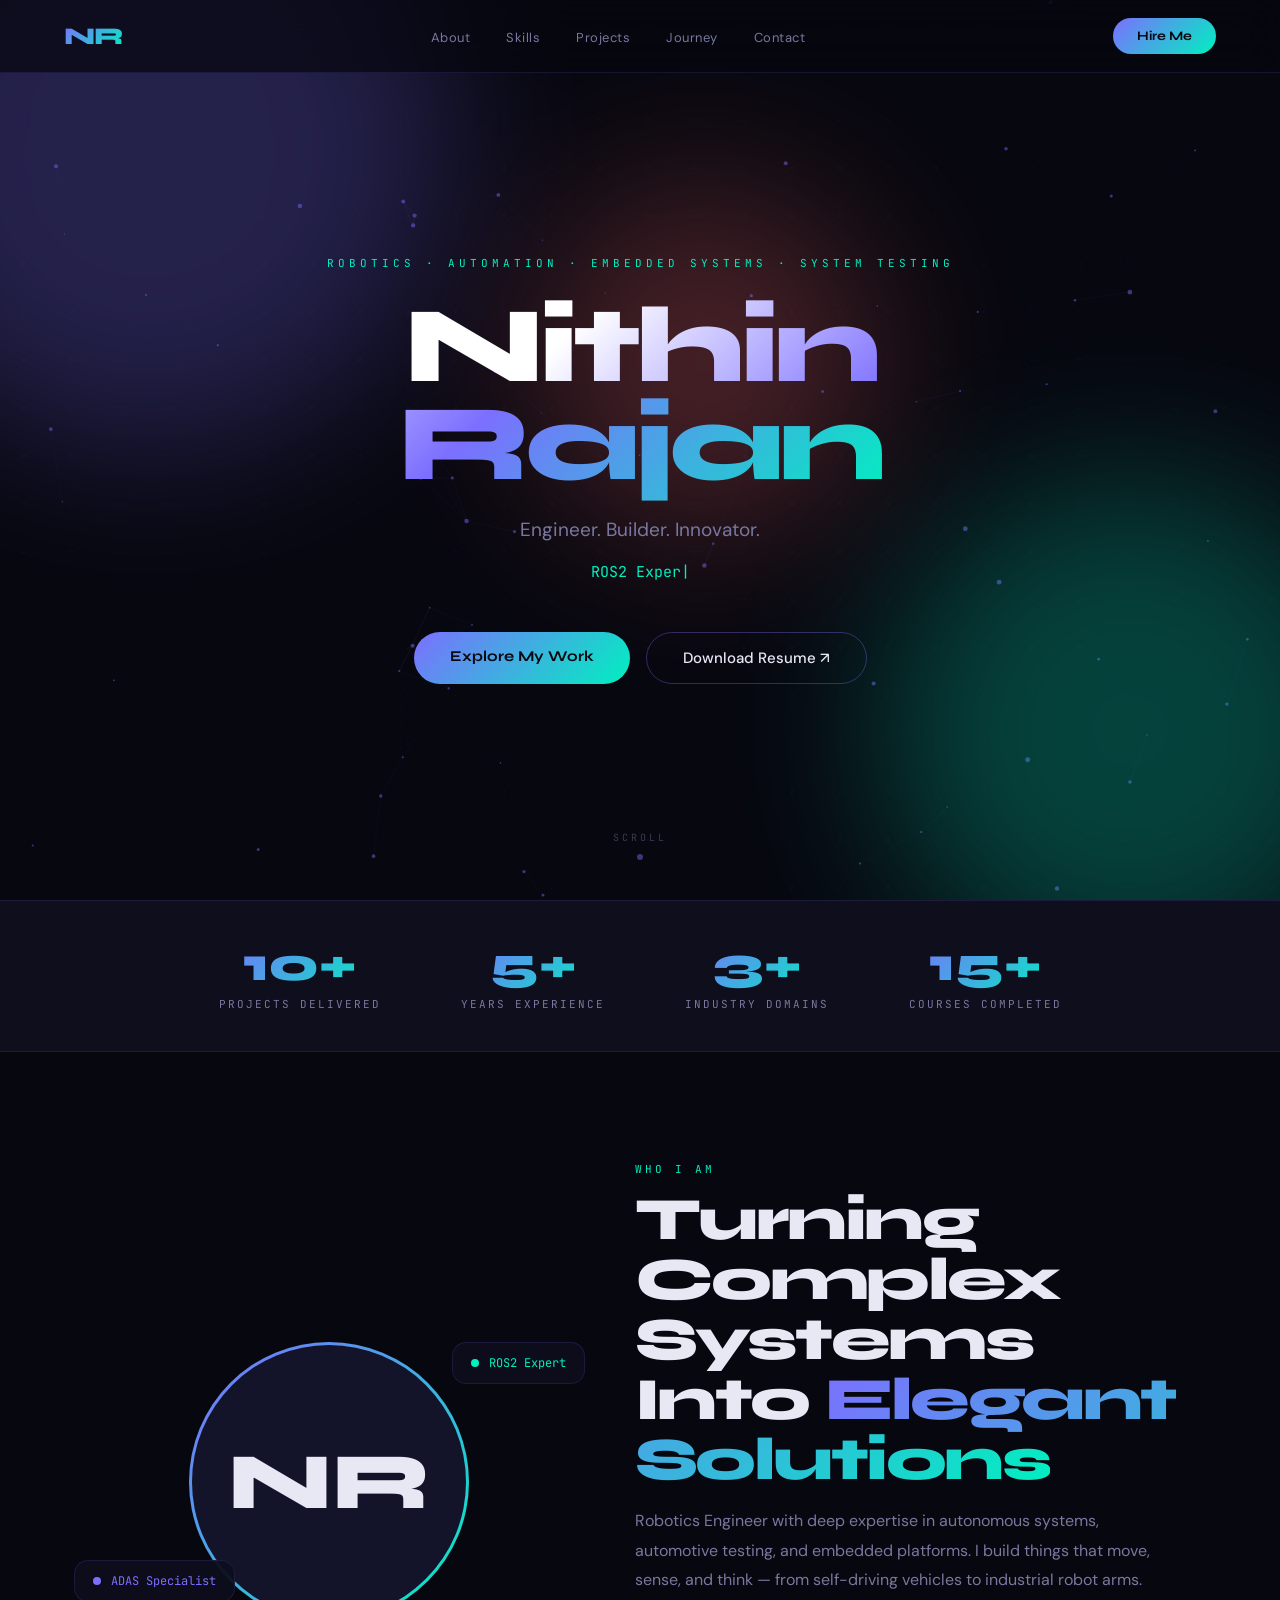
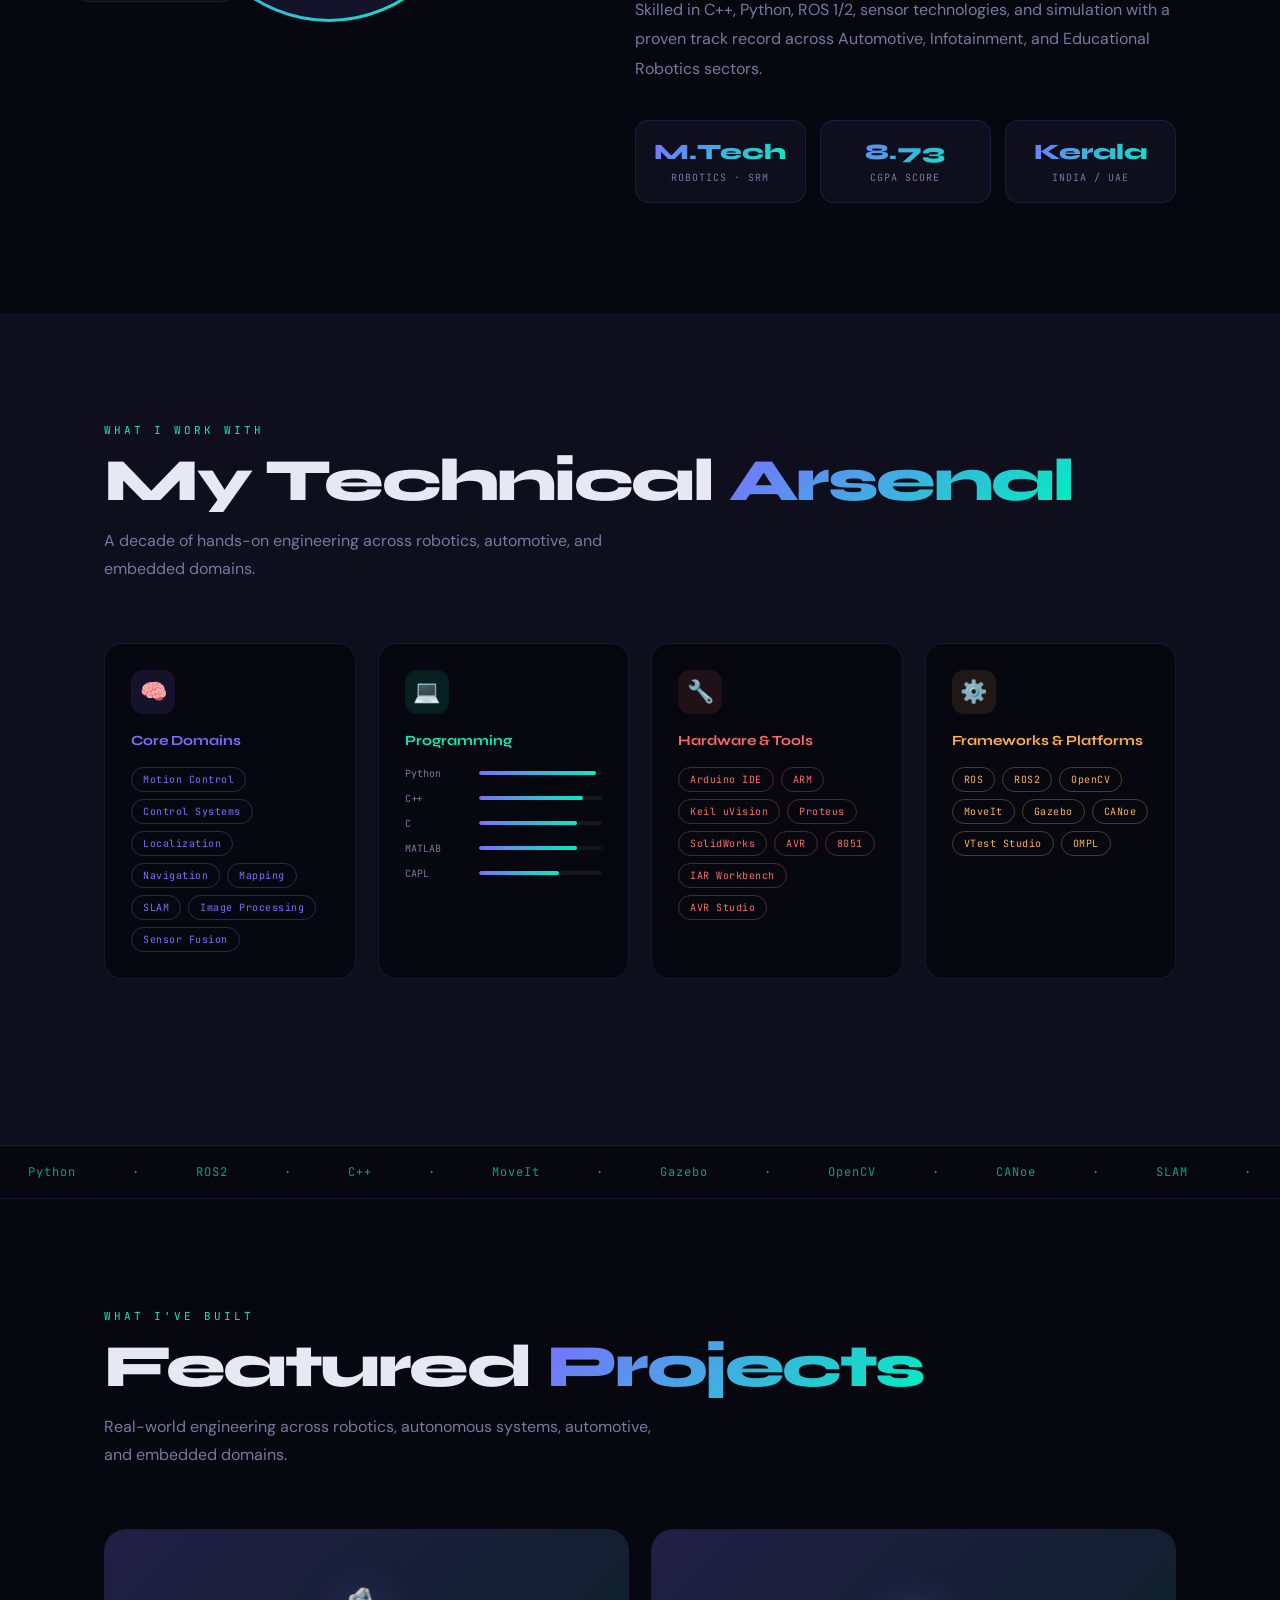
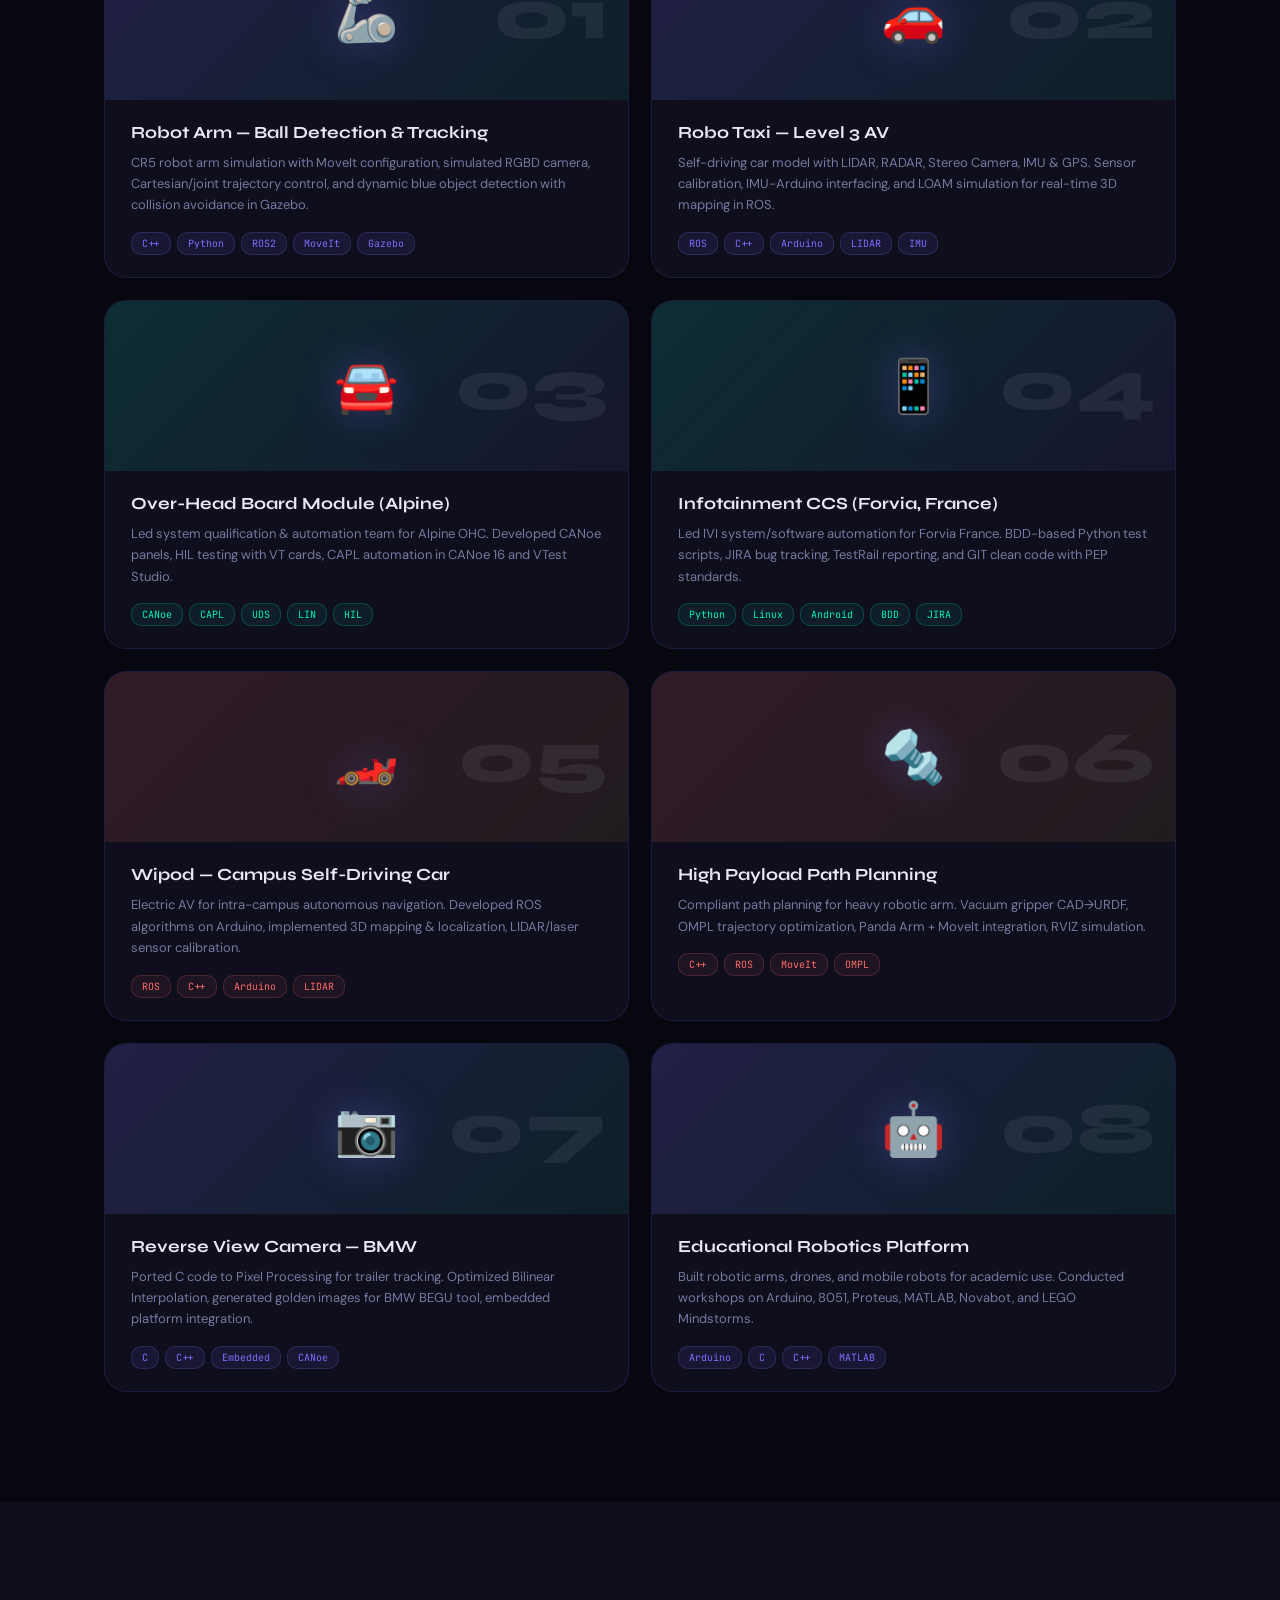
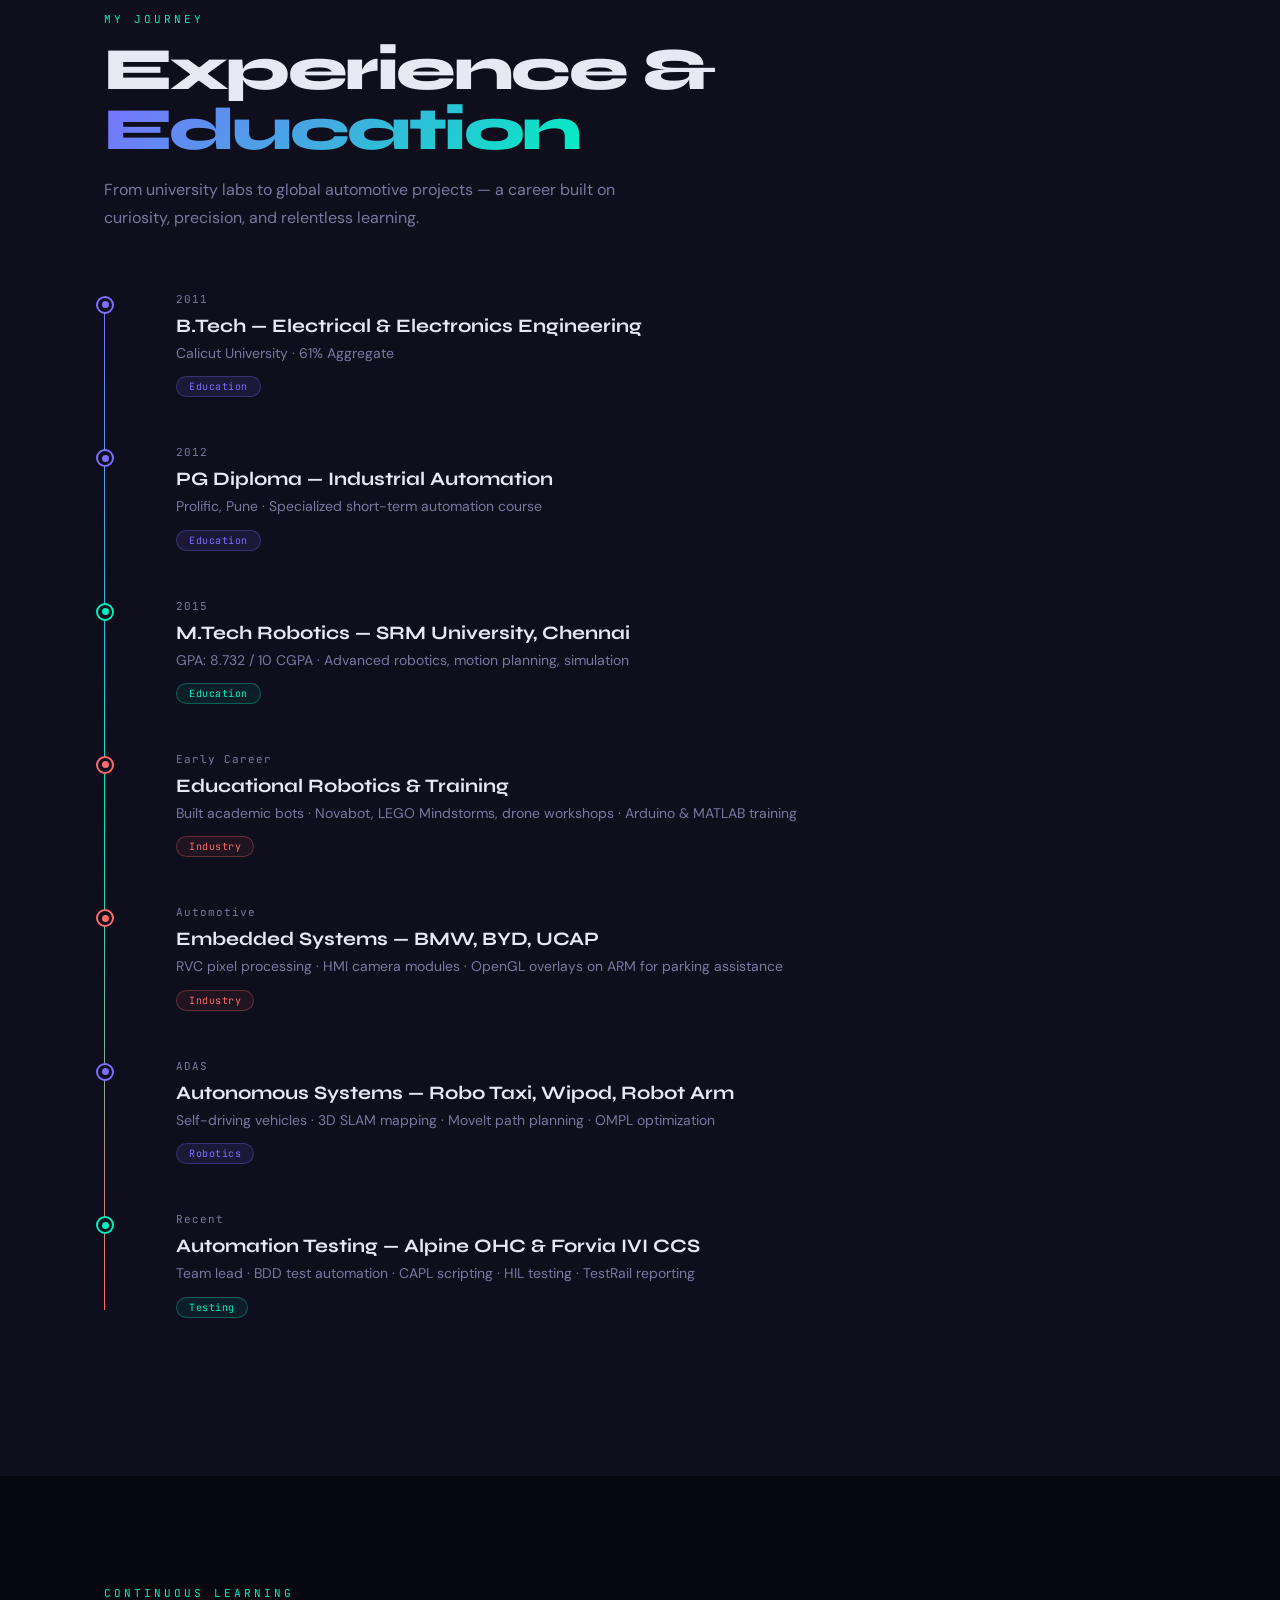
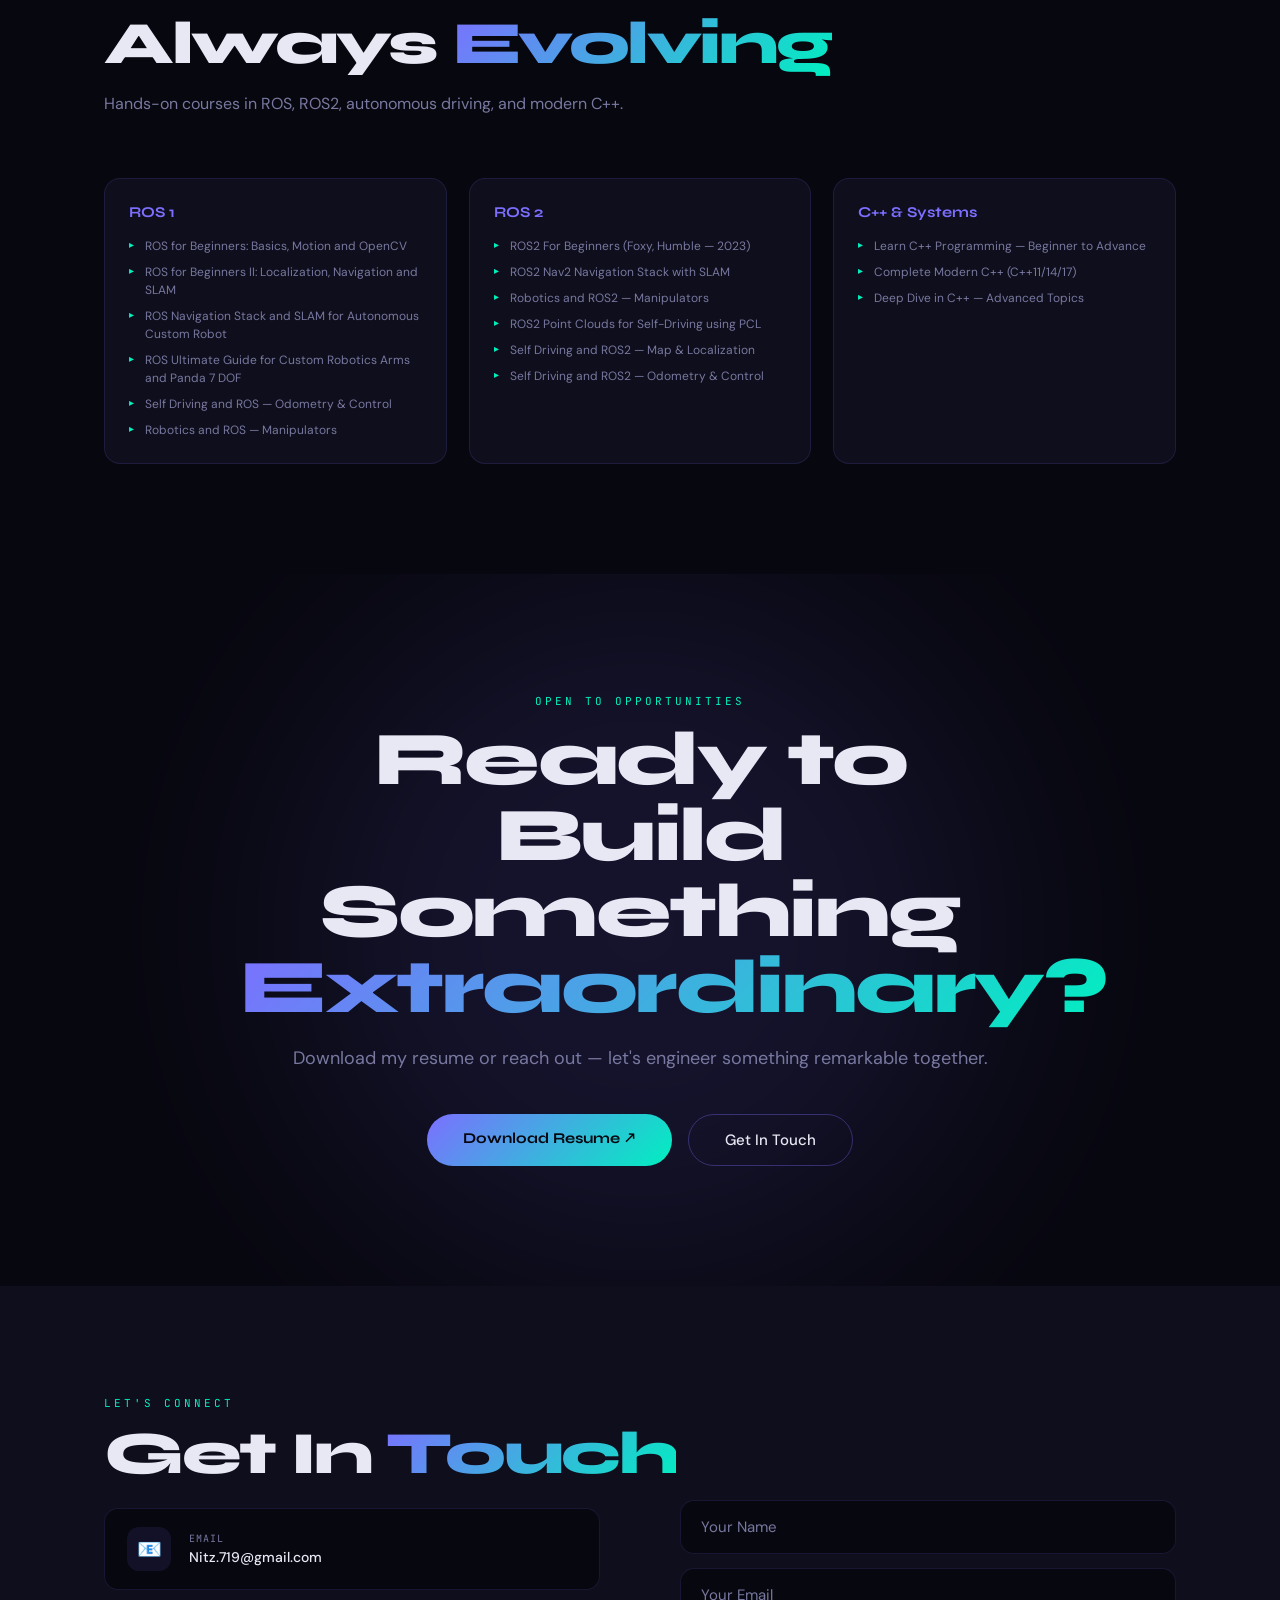
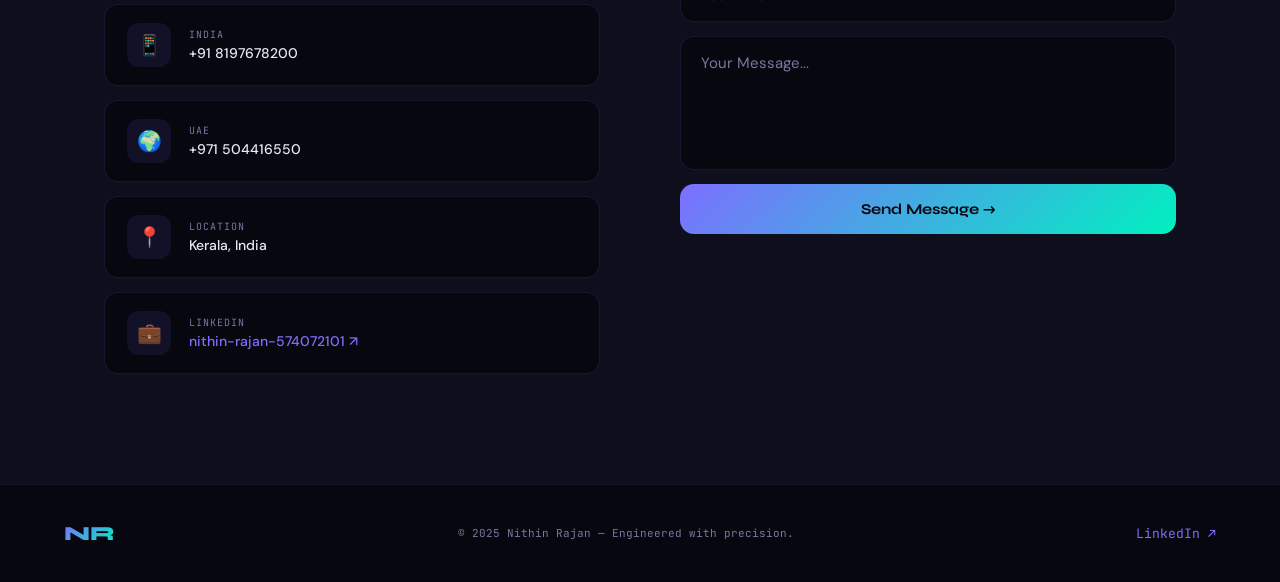
<file: nithin_rajan_portfolio.html>
<!DOCTYPE html>
<html lang="en">
<head>
<meta charset="UTF-8">
<meta name="viewport" content="width=device-width, initial-scale=1.0">
<title>Nithin Rajan | Robotics & Automation Engineer</title>
<link href="https://fonts.googleapis.com/css2?family=Syne:wght@400;700;800&family=DM+Sans:wght@300;400;500&family=JetBrains+Mono:wght@400;500&display=swap" rel="stylesheet">
<style>
*{margin:0;padding:0;box-sizing:border-box}
:root{
  --bg:#07070F;
  --bg2:#0E0E1C;
  --bg3:#13132A;
  --violet:#7C6FFF;
  --cyan:#00F0C0;
  --coral:#FF6B6B;
  --amber:#FFB347;
  --text:#E8E8F5;
  --muted:#7878A0;
  --border:rgba(124,111,255,0.15);
}
html{scroll-behavior:smooth}
body{background:var(--bg);color:var(--text);font-family:'DM Sans',sans-serif;overflow-x:hidden}

/* SCROLLBAR */
::-webkit-scrollbar{width:6px}
::-webkit-scrollbar-track{background:var(--bg)}
::-webkit-scrollbar-thumb{background:var(--violet);border-radius:3px}

/* NAV */
nav{position:fixed;top:0;left:0;right:0;z-index:100;padding:18px 64px;display:flex;justify-content:space-between;align-items:center;backdrop-filter:blur(20px);background:rgba(7,7,15,0.7);border-bottom:1px solid var(--border);transition:padding 0.3s}
.nav-logo{font-family:'Syne',sans-serif;font-weight:800;font-size:24px;background:linear-gradient(135deg,var(--violet),var(--cyan));-webkit-background-clip:text;-webkit-text-fill-color:transparent;letter-spacing:-1px;text-decoration:none}
.nav-links{display:flex;gap:36px;list-style:none}
.nav-links a{color:var(--muted);text-decoration:none;font-size:13px;letter-spacing:0.5px;transition:color 0.2s;position:relative}
.nav-links a::after{content:'';position:absolute;bottom:-4px;left:0;right:0;height:1px;background:var(--cyan);transform:scaleX(0);transition:transform 0.3s}
.nav-links a:hover{color:var(--cyan)}
.nav-links a:hover::after{transform:scaleX(1)}
.nav-cta{background:linear-gradient(135deg,var(--violet),var(--cyan));color:#07070F;padding:10px 24px;border-radius:20px;text-decoration:none;font-size:13px;font-weight:700;font-family:'Syne',sans-serif;transition:opacity 0.2s,transform 0.2s}
.nav-cta:hover{opacity:0.85;transform:translateY(-1px)}
.hamburger{display:none;flex-direction:column;gap:5px;cursor:pointer;background:none;border:none;padding:4px}
.hamburger span{display:block;width:24px;height:2px;background:var(--text);border-radius:2px;transition:all 0.3s}

/* HERO */
#hero{min-height:100vh;display:flex;align-items:center;justify-content:center;position:relative;overflow:hidden;text-align:center;padding:120px 24px 80px}
.aurora{position:absolute;inset:0;pointer-events:none}
.orb{position:absolute;border-radius:50%;filter:blur(80px);opacity:0.25;animation:float 8s ease-in-out infinite}
.orb1{width:600px;height:600px;background:var(--violet);top:-150px;left:-150px;animation-delay:0s}
.orb2{width:500px;height:500px;background:var(--cyan);bottom:-80px;right:-100px;animation-delay:-3s}
.orb3{width:350px;height:350px;background:var(--coral);top:40%;left:55%;transform:translate(-50%,-50%);animation-delay:-5s}
@keyframes float{0%,100%{transform:translate(0,0) scale(1)}50%{transform:translate(30px,-30px) scale(1.06)}}
#particle-canvas{position:absolute;inset:0;pointer-events:none}
.grid-overlay{position:absolute;inset:0;background-image:radial-gradient(rgba(124,111,255,0.07) 1px,transparent 1px);background-size:48px 48px;pointer-events:none}
.hero-label{font-family:'JetBrains Mono',monospace;font-size:11px;letter-spacing:4px;color:var(--cyan);margin-bottom:28px;opacity:0;animation:fadeUp 0.8s 0.3s forwards}
.hero-name{font-family:'Syne',sans-serif;font-size:clamp(56px,10vw,108px);font-weight:800;line-height:0.9;letter-spacing:-5px;margin-bottom:24px;opacity:0;animation:fadeUp 0.8s 0.5s forwards}
.hero-name span{background:linear-gradient(135deg,#fff 20%,var(--violet) 55%,var(--cyan));-webkit-background-clip:text;-webkit-text-fill-color:transparent}
.hero-sub{font-size:19px;color:var(--muted);margin-bottom:20px;opacity:0;animation:fadeUp 0.8s 0.7s forwards}
.typewriter{font-family:'JetBrains Mono',monospace;font-size:15px;color:var(--cyan);margin-bottom:44px;min-height:26px;opacity:0;animation:fadeUp 0.8s 0.9s forwards}
.typewriter::after{content:'|';animation:blink 0.8s step-end infinite}
@keyframes blink{0%,100%{opacity:1}50%{opacity:0}}
.hero-btns{display:flex;gap:16px;justify-content:center;flex-wrap:wrap;opacity:0;animation:fadeUp 0.8s 1.1s forwards}
.btn-primary{background:linear-gradient(135deg,var(--violet),var(--cyan));color:#07070F;padding:15px 36px;border-radius:32px;text-decoration:none;font-weight:700;font-family:'Syne',sans-serif;font-size:15px;transition:transform 0.2s,box-shadow 0.2s;display:inline-block}
.btn-primary:hover{transform:translateY(-3px);box-shadow:0 0 40px rgba(124,111,255,0.45)}
.btn-secondary{border:1px solid rgba(124,111,255,0.35);color:var(--text);padding:15px 36px;border-radius:32px;text-decoration:none;font-weight:500;font-size:15px;backdrop-filter:blur(10px);transition:border-color 0.2s,color 0.2s,box-shadow 0.2s;display:inline-block}
.btn-secondary:hover{border-color:var(--cyan);color:var(--cyan);box-shadow:0 0 20px rgba(0,240,192,0.1)}
.scroll-hint{position:absolute;bottom:40px;left:50%;transform:translateX(-50%);display:flex;flex-direction:column;align-items:center;gap:10px;opacity:0.45}
.scroll-hint span{font-size:10px;letter-spacing:3px;color:var(--muted);font-family:'JetBrains Mono',monospace}
.scroll-dot{width:6px;height:6px;background:var(--violet);border-radius:50%;animation:bounce 1.6s ease-in-out infinite}
@keyframes bounce{0%,100%{transform:translateY(0)}50%{transform:translateY(10px)}}

/* STATS BAR */
.stats-bar{background:var(--bg2);border-top:1px solid var(--border);border-bottom:1px solid var(--border);padding:40px 64px;display:flex;justify-content:center;gap:80px;flex-wrap:wrap}
.stat{text-align:center}
.stat-num{font-family:'Syne',sans-serif;font-size:48px;font-weight:800;background:linear-gradient(135deg,var(--violet),var(--cyan));-webkit-background-clip:text;-webkit-text-fill-color:transparent;line-height:1}
.stat-label{font-size:11px;color:var(--muted);letter-spacing:2px;margin-top:8px;font-family:'JetBrains Mono',monospace}

/* SECTIONS */
.section-wrap{padding:110px 64px;max-width:1200px;margin:0 auto}
.section-tag{font-family:'JetBrains Mono',monospace;font-size:11px;letter-spacing:3px;color:var(--cyan);margin-bottom:14px;display:block}
.section-title{font-family:'Syne',sans-serif;font-size:clamp(38px,5vw,60px);font-weight:800;line-height:1.0;letter-spacing:-2.5px;margin-bottom:16px}
.section-title em{font-style:normal;background:linear-gradient(135deg,var(--violet),var(--cyan));-webkit-background-clip:text;-webkit-text-fill-color:transparent}
.section-sub{color:var(--muted);font-size:16px;max-width:560px;line-height:1.75;margin-bottom:60px}

/* ABOUT */
.about-wrap{display:grid;grid-template-columns:1fr 1.2fr;gap:80px;align-items:center}
.about-visual{position:relative;display:flex;justify-content:center;align-items:center}
.avatar-ring{width:280px;height:280px;border-radius:50%;background:linear-gradient(135deg,var(--violet),var(--cyan));padding:3px;flex-shrink:0}
.avatar-inner{width:100%;height:100%;border-radius:50%;background:var(--bg3);display:flex;align-items:center;justify-content:center;font-family:'Syne',sans-serif;font-size:80px;font-weight:800;color:var(--text)}
.float-badge{position:absolute;background:rgba(14,14,28,0.9);border:1px solid var(--border);border-radius:14px;padding:12px 18px;font-size:12px;backdrop-filter:blur(20px);display:flex;align-items:center;gap:10px;white-space:nowrap}
.badge-dot{width:8px;height:8px;border-radius:50%;flex-shrink:0}
.fb1{top:0;right:-30px}
.fb2{bottom:20px;left:-30px}
.about-bio{color:var(--muted);line-height:1.85;font-size:16px;margin-bottom:36px}
.stat-mini-grid{display:grid;grid-template-columns:repeat(3,1fr);gap:14px}
.stat-mini{background:var(--bg2);border:1px solid var(--border);border-radius:14px;padding:18px;text-align:center;transition:border-color 0.25s,transform 0.25s}
.stat-mini:hover{border-color:var(--violet);transform:translateY(-3px)}
.stat-mini-num{font-family:'Syne',sans-serif;font-size:22px;font-weight:800;background:linear-gradient(135deg,var(--violet),var(--cyan));-webkit-background-clip:text;-webkit-text-fill-color:transparent}
.stat-mini-label{font-size:10px;color:var(--muted);margin-top:6px;letter-spacing:1px;font-family:'JetBrains Mono',monospace}

/* SKILLS */
.skills-section{background:var(--bg2);padding:110px 0}
.skills-inner{max-width:1200px;margin:0 auto;padding:0 64px}
.skills-grid{display:grid;grid-template-columns:repeat(4,1fr);gap:22px;margin-bottom:56px}
.skill-card{background:var(--bg);border:1px solid var(--border);border-radius:18px;padding:26px;transition:border-color 0.3s,transform 0.3s}
.skill-card:hover{transform:translateY(-5px)}
.skill-card.sv:hover{border-color:var(--violet)}
.skill-card.sc:hover{border-color:var(--cyan)}
.skill-card.sr:hover{border-color:var(--coral)}
.skill-card.sa:hover{border-color:var(--amber)}
.skill-icon{width:44px;height:44px;border-radius:12px;display:flex;align-items:center;justify-content:center;margin-bottom:18px;font-size:22px}
.si-v{background:rgba(124,111,255,0.12);color:var(--violet)}
.si-c{background:rgba(0,240,192,0.1);color:var(--cyan)}
.si-r{background:rgba(255,107,107,0.1);color:var(--coral)}
.si-a{background:rgba(255,179,71,0.1);color:var(--amber)}
.skill-cat{font-family:'Syne',sans-serif;font-weight:700;font-size:14px;margin-bottom:18px}
.cat-v{color:var(--violet)}.cat-c{color:var(--cyan)}.cat-r{color:var(--coral)}.cat-a{color:var(--amber)}
.skill-tags{display:flex;flex-wrap:wrap;gap:7px}
.tag{font-family:'JetBrains Mono',monospace;font-size:10px;padding:5px 11px;border-radius:20px;letter-spacing:0.5px;transition:all 0.2s;cursor:default}
.tag:hover{transform:translateY(-2px)}
.tv{border:1px solid rgba(124,111,255,0.3);color:var(--violet)}.tv:hover{background:rgba(124,111,255,0.12)}
.tc{border:1px solid rgba(0,240,192,0.3);color:var(--cyan)}.tc:hover{background:rgba(0,240,192,0.08)}
.tr{border:1px solid rgba(255,107,107,0.3);color:var(--coral)}.tr:hover{background:rgba(255,107,107,0.08)}
.ta{border:1px solid rgba(255,179,71,0.3);color:var(--amber)}.ta:hover{background:rgba(255,179,71,0.08)}
.skill-bar-list{display:flex;flex-direction:column;gap:12px}
.skill-bar-row{display:flex;align-items:center;gap:12px}
.skill-bar-label{font-family:'JetBrains Mono',monospace;font-size:10px;color:var(--muted);width:62px;flex-shrink:0}
.skill-bar-track{flex:1;height:4px;background:rgba(255,255,255,0.06);border-radius:2px;overflow:hidden}
.skill-bar-fill{height:100%;border-radius:2px;background:linear-gradient(90deg,var(--violet),var(--cyan));width:0;transition:width 1.4s cubic-bezier(0.16,1,0.3,1)}

/* MARQUEE */
.marquee-wrap{overflow:hidden;border-top:1px solid var(--border);border-bottom:1px solid var(--border);padding:18px 0;background:var(--bg)}
.marquee-track{display:flex;animation:marquee 28s linear infinite;width:max-content}
.marquee-item{font-family:'JetBrains Mono',monospace;font-size:12px;color:var(--cyan);padding:0 28px;white-space:nowrap;opacity:0.65;letter-spacing:1px}
@keyframes marquee{from{transform:translateX(0)}to{transform:translateX(-50%)}}

/* PROJECTS */
.projects-grid{display:grid;gap:22px}
.proj-row{display:grid;grid-template-columns:1fr 1fr;gap:22px}
.proj-card{background:var(--bg2);border:1px solid var(--border);border-radius:22px;overflow:hidden;transition:all 0.35s;cursor:pointer;position:relative}
.proj-card:hover{transform:translateY(-6px)}
.proj-card.pv:hover{border-color:var(--violet);box-shadow:0 24px 64px rgba(124,111,255,0.18)}
.proj-card.pc:hover{border-color:var(--cyan);box-shadow:0 24px 64px rgba(0,240,192,0.12)}
.proj-card.pr:hover{border-color:var(--coral);box-shadow:0 24px 64px rgba(255,107,107,0.12)}
.proj-img{height:170px;position:relative;overflow:hidden;display:flex;align-items:center;justify-content:center}
.proj-img-v{background:linear-gradient(135deg,rgba(124,111,255,0.18),rgba(0,240,192,0.08))}
.proj-img-c{background:linear-gradient(135deg,rgba(0,240,192,0.14),rgba(124,111,255,0.08))}
.proj-img-r{background:linear-gradient(135deg,rgba(255,107,107,0.14),rgba(255,179,71,0.08))}
.proj-num{font-family:'Syne',sans-serif;font-size:72px;font-weight:800;opacity:0.07;position:absolute;right:20px}
.proj-icon{font-size:52px;position:relative;z-index:1;filter:drop-shadow(0 0 20px rgba(124,111,255,0.3))}
.proj-body{padding:22px 26px}
.proj-title{font-family:'Syne',sans-serif;font-weight:700;font-size:17px;margin-bottom:9px}
.proj-desc{font-size:13px;color:var(--muted);line-height:1.65;margin-bottom:16px}
.proj-tags{display:flex;flex-wrap:wrap;gap:6px}
.proj-tag{font-family:'JetBrains Mono',monospace;font-size:10px;padding:4px 10px;border-radius:10px}
.pv .proj-tag{background:rgba(124,111,255,0.1);border:1px solid rgba(124,111,255,0.2);color:var(--violet)}
.pc .proj-tag{background:rgba(0,240,192,0.07);border:1px solid rgba(0,240,192,0.2);color:var(--cyan)}
.pr .proj-tag{background:rgba(255,107,107,0.07);border:1px solid rgba(255,107,107,0.2);color:var(--coral)}

/* TIMELINE */
.timeline-section{background:var(--bg2);padding:110px 0}
.timeline-inner{max-width:1200px;margin:0 auto;padding:0 64px}
.timeline{position:relative;padding-left:40px;margin-top:16px}
.timeline::before{content:'';position:absolute;left:0;top:8px;bottom:8px;width:1px;background:linear-gradient(to bottom,var(--violet),var(--cyan),var(--coral))}
.tl-item{position:relative;margin-bottom:48px;padding-left:32px}
.tl-dot{position:absolute;left:-48px;top:4px;width:18px;height:18px;border-radius:50%;border:2px solid var(--violet);background:var(--bg2);display:flex;align-items:center;justify-content:center;transition:transform 0.2s}
.tl-dot::after{content:'';width:7px;height:7px;border-radius:50%;background:var(--violet)}
.tl-item:hover .tl-dot{transform:scale(1.3)}
.tl-item.tlc .tl-dot{border-color:var(--cyan)}.tl-item.tlc .tl-dot::after{background:var(--cyan)}
.tl-item.tlr .tl-dot{border-color:var(--coral)}.tl-item.tlr .tl-dot::after{background:var(--coral)}
.tl-date{font-family:'JetBrains Mono',monospace;font-size:11px;color:var(--muted);margin-bottom:8px;letter-spacing:1px}
.tl-title{font-family:'Syne',sans-serif;font-weight:700;font-size:19px;margin-bottom:5px}
.tl-sub{font-size:14px;color:var(--muted);line-height:1.6;margin-bottom:10px}
.tl-badge{display:inline-block;font-size:10px;padding:3px 12px;border-radius:12px;font-family:'JetBrains Mono',monospace;letter-spacing:0.5px}
.bv{background:rgba(124,111,255,0.12);color:var(--violet);border:1px solid rgba(124,111,255,0.3)}
.bc{background:rgba(0,240,192,0.08);color:var(--cyan);border:1px solid rgba(0,240,192,0.3)}
.br{background:rgba(255,107,107,0.08);color:var(--coral);border:1px solid rgba(255,107,107,0.3)}

/* COURSES */
.courses-grid{display:grid;grid-template-columns:1fr 1fr 1fr;gap:22px;margin-top:16px}
.course-card{background:var(--bg2);border:1px solid var(--border);border-radius:16px;padding:24px;transition:border-color 0.3s,transform 0.3s}
.course-card:hover{border-color:var(--violet);transform:translateY(-3px)}
.course-card-title{font-family:'Syne',sans-serif;font-weight:700;font-size:15px;margin-bottom:16px;color:var(--violet)}
.course-list{list-style:none;display:flex;flex-direction:column;gap:8px}
.course-list li{font-size:12px;color:var(--muted);line-height:1.5;padding-left:16px;position:relative}
.course-list li::before{content:'▸';position:absolute;left:0;color:var(--cyan);font-size:10px}

/* CTA */
.cta-section{text-align:center;padding:120px 64px;position:relative;overflow:hidden}
.cta-orb{position:absolute;border-radius:50%;filter:blur(120px);opacity:0.12;pointer-events:none;width:700px;height:700px;background:var(--violet);top:50%;left:50%;transform:translate(-50%,-50%)}
.cta-section .section-title{font-size:clamp(42px,7vw,76px)}

/* CONTACT */
.contact-section{background:var(--bg2);padding:110px 0}
.contact-inner{max-width:1200px;margin:0 auto;padding:0 64px}
.contact-grid{display:grid;grid-template-columns:1fr 1fr;gap:80px}
.contact-items{display:flex;flex-direction:column;gap:14px;margin-top:8px}
.contact-item{display:flex;align-items:center;gap:18px;background:var(--bg);border:1px solid var(--border);border-radius:14px;padding:18px 22px;transition:border-color 0.25s,transform 0.25s;text-decoration:none}
.contact-item:hover{border-color:var(--violet);transform:translateX(4px)}
.ci-icon{width:44px;height:44px;border-radius:12px;background:rgba(124,111,255,0.1);display:flex;align-items:center;justify-content:center;font-size:20px;flex-shrink:0}
.ci-label{font-size:10px;color:var(--muted);margin-bottom:3px;letter-spacing:1px;font-family:'JetBrains Mono',monospace}
.ci-val{font-size:14px;font-weight:500;color:var(--text)}
.form-group{display:flex;flex-direction:column;gap:14px}
.form-input{background:var(--bg);border:1px solid var(--border);border-radius:14px;padding:16px 20px;color:var(--text);font-family:'DM Sans',sans-serif;font-size:15px;outline:none;transition:border-color 0.25s,box-shadow 0.25s;resize:none;width:100%}
.form-input:focus{border-color:var(--violet);box-shadow:0 0 0 3px rgba(124,111,255,0.1)}
.form-input::placeholder{color:var(--muted)}
.form-btn{background:linear-gradient(135deg,var(--violet),var(--cyan));color:#07070F;padding:16px;border-radius:14px;border:none;font-family:'Syne',sans-serif;font-size:15px;font-weight:700;cursor:pointer;transition:opacity 0.2s,transform 0.2s;width:100%}
.form-btn:hover{opacity:0.88;transform:translateY(-2px)}

/* FOOTER */
footer{padding:36px 64px;border-top:1px solid var(--border);display:flex;justify-content:space-between;align-items:center;flex-wrap:wrap;gap:16px}
.footer-logo{font-family:'Syne',sans-serif;font-weight:800;font-size:20px;background:linear-gradient(135deg,var(--violet),var(--cyan));-webkit-background-clip:text;-webkit-text-fill-color:transparent}
.footer-copy{font-size:11px;color:var(--muted);font-family:'JetBrains Mono',monospace}
.footer-link{color:var(--violet);font-size:13px;font-family:'JetBrains Mono',monospace;text-decoration:none;transition:color 0.2s}
.footer-link:hover{color:var(--cyan)}

/* ANIMATIONS */
@keyframes fadeUp{from{opacity:0;transform:translateY(28px)}to{opacity:1;transform:translateY(0)}}
.reveal{opacity:0;transform:translateY(32px);transition:opacity 0.75s ease,transform 0.75s ease}
.reveal.visible{opacity:1;transform:translateY(0)}
.d1{transition-delay:0.1s}.d2{transition-delay:0.2s}.d3{transition-delay:0.3s}.d4{transition-delay:0.4s}.d5{transition-delay:0.5s}

/* RESPONSIVE */
@media(max-width:900px){
  nav{padding:16px 24px}
  .nav-links{display:none}
  .nav-links.open{display:flex;flex-direction:column;position:fixed;top:65px;left:0;right:0;background:rgba(7,7,15,0.97);border-bottom:1px solid var(--border);padding:24px;gap:20px;backdrop-filter:blur(20px)}
  .hamburger{display:flex}
  .section-wrap,.skills-inner,.timeline-inner,.contact-inner{padding:80px 24px}
  .about-wrap{grid-template-columns:1fr;gap:48px;text-align:center}
  .float-badge{display:none}
  .skills-grid{grid-template-columns:1fr 1fr}
  .proj-row{grid-template-columns:1fr}
  .courses-grid{grid-template-columns:1fr}
  .contact-grid{grid-template-columns:1fr}
  .stats-bar{gap:40px;padding:40px 24px}
  .cta-section{padding:80px 24px}
  footer{padding:24px;flex-direction:column;text-align:center}
  .hero-name{letter-spacing:-3px}
}
@media(max-width:600px){
  .skills-grid{grid-template-columns:1fr}
  .stat-mini-grid{grid-template-columns:1fr 1fr 1fr}
}
</style>
</head>
<body>

<!-- NAV -->
<nav id="navbar">
  <a href="#hero" class="nav-logo">NR</a>
  <ul class="nav-links" id="nav-links">
    <li><a href="#about">About</a></li>
    <li><a href="#skills">Skills</a></li>
    <li><a href="#projects">Projects</a></li>
    <li><a href="#journey">Journey</a></li>
    <li><a href="#contact">Contact</a></li>
  </ul>
  <a href="#contact" class="nav-cta">Hire Me</a>
  <button class="hamburger" id="hamburger" aria-label="Toggle menu">
    <span></span><span></span><span></span>
  </button>
</nav>

<!-- HERO -->
<section id="hero">
  <canvas id="particle-canvas"></canvas>
  <div class="aurora">
    <div class="orb orb1"></div>
    <div class="orb orb2"></div>
    <div class="orb orb3"></div>
  </div>
  <div class="grid-overlay"></div>
  <div style="position:relative;z-index:2;max-width:860px">
    <div class="hero-label">ROBOTICS · AUTOMATION · EMBEDDED SYSTEMS · SYSTEM TESTING</div>
    <h1 class="hero-name"><span>Nithin Rajan</span></h1>
    <p class="hero-sub">Engineer. Builder. Innovator.</p>
    <div class="typewriter" id="typewriter"></div>
    <div class="hero-btns">
      <a href="#projects" class="btn-primary">Explore My Work</a>
      <a href="https://github.com/Nitz719/Nithin_Rajan_Portfolio/blob/main/Nithin_Rajan_Resume.pdf" class="btn-secondary" target="_blank">Download Resume ↗</a>
    </div>
  </div>
  <div class="scroll-hint">
    <span>SCROLL</span>
    <div class="scroll-dot"></div>
  </div>
</section>

<!-- STATS -->
<div class="stats-bar">
  <div class="stat"><div class="stat-num" data-count="10">0</div><div class="stat-label">PROJECTS DELIVERED</div></div>
  <div class="stat"><div class="stat-num" data-count="5">0</div><div class="stat-label">YEARS EXPERIENCE</div></div>
  <div class="stat"><div class="stat-num" data-count="3">0</div><div class="stat-label">INDUSTRY DOMAINS</div></div>
  <div class="stat"><div class="stat-num" data-count="15">0</div><div class="stat-label">COURSES COMPLETED</div></div>
</div>

<!-- ABOUT -->
<section id="about">
  <div class="section-wrap">
    <div class="about-wrap">
      <div class="about-visual reveal">
        <div class="avatar-ring">
          <div class="avatar-inner">NR</div>
        </div>
        <div class="float-badge fb1">
          <div class="badge-dot" style="background:var(--cyan)"></div>
          <span style="font-family:'JetBrains Mono',monospace;color:var(--cyan)">ROS2 Expert</span>
        </div>
        <div class="float-badge fb2">
          <div class="badge-dot" style="background:var(--violet)"></div>
          <span style="font-family:'JetBrains Mono',monospace;color:var(--violet)">ADAS Specialist</span>
        </div>
      </div>
      <div class="reveal d2">
        <span class="section-tag">WHO I AM</span>
        <h2 class="section-title">Turning Complex Systems Into <em>Elegant Solutions</em></h2>
        <p class="about-bio">Robotics Engineer with deep expertise in autonomous systems, automotive testing, and embedded platforms. I build things that move, sense, and think — from self-driving vehicles to industrial robot arms. Skilled in C++, Python, ROS 1/2, sensor technologies, and simulation with a proven track record across Automotive, Infotainment, and Educational Robotics sectors.</p>
        <div class="stat-mini-grid">
          <div class="stat-mini"><div class="stat-mini-num">M.Tech</div><div class="stat-mini-label">ROBOTICS · SRM</div></div>
          <div class="stat-mini"><div class="stat-mini-num">8.73</div><div class="stat-mini-label">CGPA SCORE</div></div>
          <div class="stat-mini"><div class="stat-mini-num">Kerala</div><div class="stat-mini-label">INDIA / UAE</div></div>
        </div>
      </div>
    </div>
  </div>
</section>

<!-- SKILLS -->
<div id="skills" class="skills-section">
  <div class="skills-inner">
    <span class="section-tag reveal">WHAT I WORK WITH</span>
    <h2 class="section-title reveal d1">My Technical <em>Arsenal</em></h2>
    <p class="section-sub reveal d2">A decade of hands-on engineering across robotics, automotive, and embedded domains.</p>
    <div class="skills-grid">
      <div class="skill-card sv reveal">
        <div class="skill-icon si-v">🧠</div>
        <div class="skill-cat cat-v">Core Domains</div>
        <div class="skill-tags">
          <span class="tag tv">Motion Control</span>
          <span class="tag tv">Control Systems</span>
          <span class="tag tv">Localization</span>
          <span class="tag tv">Navigation</span>
          <span class="tag tv">Mapping</span>
          <span class="tag tv">SLAM</span>
          <span class="tag tv">Image Processing</span>
          <span class="tag tv">Sensor Fusion</span>
        </div>
      </div>
      <div class="skill-card sc reveal d1">
        <div class="skill-icon si-c">💻</div>
        <div class="skill-cat cat-c">Programming</div>
        <div class="skill-bar-list">
          <div class="skill-bar-row"><span class="skill-bar-label">Python</span><div class="skill-bar-track"><div class="skill-bar-fill" data-width="95"></div></div></div>
          <div class="skill-bar-row"><span class="skill-bar-label">C++</span><div class="skill-bar-track"><div class="skill-bar-fill" data-width="85"></div></div></div>
          <div class="skill-bar-row"><span class="skill-bar-label">C</span><div class="skill-bar-track"><div class="skill-bar-fill" data-width="80"></div></div></div>
          <div class="skill-bar-row"><span class="skill-bar-label">MATLAB</span><div class="skill-bar-track"><div class="skill-bar-fill" data-width="80"></div></div></div>
          <div class="skill-bar-row"><span class="skill-bar-label">CAPL</span><div class="skill-bar-track"><div class="skill-bar-fill" data-width="65"></div></div></div>
        </div>
      </div>
      <div class="skill-card sr reveal d2">
        <div class="skill-icon si-r">🔧</div>
        <div class="skill-cat cat-r">Hardware & Tools</div>
        <div class="skill-tags">
          <span class="tag tr">Arduino IDE</span>
          <span class="tag tr">ARM</span>
          <span class="tag tr">Keil uVision</span>
          <span class="tag tr">Proteus</span>
          <span class="tag tr">SolidWorks</span>
          <span class="tag tr">AVR</span>
          <span class="tag tr">8051</span>
          <span class="tag tr">IAR Workbench</span>
          <span class="tag tr">AVR Studio</span>
        </div>
      </div>
      <div class="skill-card sa reveal d3">
        <div class="skill-icon si-a">⚙️</div>
        <div class="skill-cat cat-a">Frameworks & Platforms</div>
        <div class="skill-tags">
          <span class="tag ta">ROS</span>
          <span class="tag ta">ROS2</span>
          <span class="tag ta">OpenCV</span>
          <span class="tag ta">MoveIt</span>
          <span class="tag ta">Gazebo</span>
          <span class="tag ta">CANoe</span>
          <span class="tag ta">VTest Studio</span>
          <span class="tag ta">OMPL</span>
        </div>
      </div>
    </div>
  </div>
</div>

<!-- MARQUEE -->
<div class="marquee-wrap">
  <div class="marquee-track">
    <span class="marquee-item">Python</span><span class="marquee-item">·</span>
    <span class="marquee-item">ROS2</span><span class="marquee-item">·</span>
    <span class="marquee-item">C++</span><span class="marquee-item">·</span>
    <span class="marquee-item">MoveIt</span><span class="marquee-item">·</span>
    <span class="marquee-item">Gazebo</span><span class="marquee-item">·</span>
    <span class="marquee-item">OpenCV</span><span class="marquee-item">·</span>
    <span class="marquee-item">CANoe</span><span class="marquee-item">·</span>
    <span class="marquee-item">SLAM</span><span class="marquee-item">·</span>
    <span class="marquee-item">LIDAR</span><span class="marquee-item">·</span>
    <span class="marquee-item">Arduino</span><span class="marquee-item">·</span>
    <span class="marquee-item">CAPL</span><span class="marquee-item">·</span>
    <span class="marquee-item">MATLAB</span><span class="marquee-item">·</span>
    <span class="marquee-item">OMPL</span><span class="marquee-item">·</span>
    <span class="marquee-item">ARM</span><span class="marquee-item">·</span>
    <span class="marquee-item">Sensor Fusion</span><span class="marquee-item">·</span>
    <span class="marquee-item">Embedded C</span><span class="marquee-item">·</span>
    <span class="marquee-item">HIL Testing</span><span class="marquee-item">·</span>
    <span class="marquee-item">BDD</span><span class="marquee-item">·</span>
    <span class="marquee-item">Python</span><span class="marquee-item">·</span>
    <span class="marquee-item">ROS2</span><span class="marquee-item">·</span>
    <span class="marquee-item">C++</span><span class="marquee-item">·</span>
    <span class="marquee-item">MoveIt</span><span class="marquee-item">·</span>
    <span class="marquee-item">Gazebo</span><span class="marquee-item">·</span>
    <span class="marquee-item">OpenCV</span><span class="marquee-item">·</span>
    <span class="marquee-item">CANoe</span><span class="marquee-item">·</span>
    <span class="marquee-item">SLAM</span><span class="marquee-item">·</span>
    <span class="marquee-item">LIDAR</span><span class="marquee-item">·</span>
    <span class="marquee-item">Arduino</span><span class="marquee-item">·</span>
    <span class="marquee-item">CAPL</span><span class="marquee-item">·</span>
    <span class="marquee-item">MATLAB</span>
  </div>
</div>

<!-- PROJECTS -->
<section id="projects">
  <div class="section-wrap">
    <span class="section-tag reveal">WHAT I'VE BUILT</span>
    <h2 class="section-title reveal d1">Featured <em>Projects</em></h2>
    <p class="section-sub reveal d2">Real-world engineering across robotics, autonomous systems, automotive, and embedded domains.</p>
    <div class="projects-grid">
      <div class="proj-row reveal">
        <div class="proj-card pv">
          <div class="proj-img proj-img-v"><div class="proj-num">01</div><div class="proj-icon">🦾</div></div>
          <div class="proj-body">
            <div class="proj-title">Robot Arm — Ball Detection & Tracking</div>
            <div class="proj-desc">CR5 robot arm simulation with MoveIt configuration, simulated RGBD camera, Cartesian/joint trajectory control, and dynamic blue object detection with collision avoidance in Gazebo.</div>
            <div class="proj-tags"><span class="proj-tag">C++</span><span class="proj-tag">Python</span><span class="proj-tag">ROS2</span><span class="proj-tag">MoveIt</span><span class="proj-tag">Gazebo</span></div>
          </div>
        </div>
        <div class="proj-card pv">
          <div class="proj-img proj-img-v"><div class="proj-num">02</div><div class="proj-icon">🚗</div></div>
          <div class="proj-body">
            <div class="proj-title">Robo Taxi — Level 3 AV</div>
            <div class="proj-desc">Self-driving car model with LIDAR, RADAR, Stereo Camera, IMU & GPS. Sensor calibration, IMU-Arduino interfacing, and LOAM simulation for real-time 3D mapping in ROS.</div>
            <div class="proj-tags"><span class="proj-tag">ROS</span><span class="proj-tag">C++</span><span class="proj-tag">Arduino</span><span class="proj-tag">LIDAR</span><span class="proj-tag">IMU</span></div>
          </div>
        </div>
      </div>
      <div class="proj-row reveal d1">
        <div class="proj-card pc">
          <div class="proj-img proj-img-c"><div class="proj-num">03</div><div class="proj-icon">🚘</div></div>
          <div class="proj-body">
            <div class="proj-title">Over-Head Board Module (Alpine)</div>
            <div class="proj-desc">Led system qualification & automation team for Alpine OHC. Developed CANoe panels, HIL testing with VT cards, CAPL automation in CANoe 16 and VTest Studio.</div>
            <div class="proj-tags"><span class="proj-tag">CANoe</span><span class="proj-tag">CAPL</span><span class="proj-tag">UDS</span><span class="proj-tag">LIN</span><span class="proj-tag">HIL</span></div>
          </div>
        </div>
        <div class="proj-card pc">
          <div class="proj-img proj-img-c"><div class="proj-num">04</div><div class="proj-icon">📱</div></div>
          <div class="proj-body">
            <div class="proj-title">Infotainment CCS (Forvia, France)</div>
            <div class="proj-desc">Led IVI system/software automation for Forvia France. BDD-based Python test scripts, JIRA bug tracking, TestRail reporting, and GIT clean code with PEP standards.</div>
            <div class="proj-tags"><span class="proj-tag">Python</span><span class="proj-tag">Linux</span><span class="proj-tag">Android</span><span class="proj-tag">BDD</span><span class="proj-tag">JIRA</span></div>
          </div>
        </div>
      </div>
      <div class="proj-row reveal d2">
        <div class="proj-card pr">
          <div class="proj-img proj-img-r"><div class="proj-num">05</div><div class="proj-icon">🏎️</div></div>
          <div class="proj-body">
            <div class="proj-title">Wipod — Campus Self-Driving Car</div>
            <div class="proj-desc">Electric AV for intra-campus autonomous navigation. Developed ROS algorithms on Arduino, implemented 3D mapping & localization, LIDAR/laser sensor calibration.</div>
            <div class="proj-tags"><span class="proj-tag">ROS</span><span class="proj-tag">C++</span><span class="proj-tag">Arduino</span><span class="proj-tag">LIDAR</span></div>
          </div>
        </div>
        <div class="proj-card pr">
          <div class="proj-img proj-img-r"><div class="proj-num">06</div><div class="proj-icon">🔩</div></div>
          <div class="proj-body">
            <div class="proj-title">High Payload Path Planning</div>
            <div class="proj-desc">Compliant path planning for heavy robotic arm. Vacuum gripper CAD→URDF, OMPL trajectory optimization, Panda Arm + MoveIt integration, RVIZ simulation.</div>
            <div class="proj-tags"><span class="proj-tag">C++</span><span class="proj-tag">ROS</span><span class="proj-tag">MoveIt</span><span class="proj-tag">OMPL</span></div>
          </div>
        </div>
      </div>
      <div class="proj-row reveal d3">
        <div class="proj-card pv">
          <div class="proj-img proj-img-v"><div class="proj-num">07</div><div class="proj-icon">📷</div></div>
          <div class="proj-body">
            <div class="proj-title">Reverse View Camera — BMW</div>
            <div class="proj-desc">Ported C code to Pixel Processing for trailer tracking. Optimized Bilinear Interpolation, generated golden images for BMW BEGU tool, embedded platform integration.</div>
            <div class="proj-tags"><span class="proj-tag">C</span><span class="proj-tag">C++</span><span class="proj-tag">Embedded</span><span class="proj-tag">CANoe</span></div>
          </div>
        </div>
        <div class="proj-card pv">
          <div class="proj-img proj-img-v"><div class="proj-num">08</div><div class="proj-icon">🤖</div></div>
          <div class="proj-body">
            <div class="proj-title">Educational Robotics Platform</div>
            <div class="proj-desc">Built robotic arms, drones, and mobile robots for academic use. Conducted workshops on Arduino, 8051, Proteus, MATLAB, Novabot, and LEGO Mindstorms.</div>
            <div class="proj-tags"><span class="proj-tag">Arduino</span><span class="proj-tag">C</span><span class="proj-tag">C++</span><span class="proj-tag">MATLAB</span></div>
          </div>
        </div>
      </div>
    </div>
  </div>
</section>

<!-- TIMELINE -->
<div id="journey" class="timeline-section">
  <div class="timeline-inner">
    <span class="section-tag reveal">MY JOURNEY</span>
    <h2 class="section-title reveal d1">Experience &amp; <em>Education</em></h2>
    <p class="section-sub reveal d2">From university labs to global automotive projects — a career built on curiosity, precision, and relentless learning.</p>
    <div class="timeline reveal d2">
      <div class="tl-item">
        <div class="tl-dot"></div>
        <div class="tl-date">2011</div>
        <div class="tl-title">B.Tech — Electrical & Electronics Engineering</div>
        <div class="tl-sub">Calicut University · 61% Aggregate</div>
        <span class="tl-badge bv">Education</span>
      </div>
      <div class="tl-item">
        <div class="tl-dot"></div>
        <div class="tl-date">2012</div>
        <div class="tl-title">PG Diploma — Industrial Automation</div>
        <div class="tl-sub">Prolific, Pune · Specialized short-term automation course</div>
        <span class="tl-badge bv">Education</span>
      </div>
      <div class="tl-item tlc">
        <div class="tl-dot"></div>
        <div class="tl-date">2015</div>
        <div class="tl-title">M.Tech Robotics — SRM University, Chennai</div>
        <div class="tl-sub">GPA: 8.732 / 10 CGPA · Advanced robotics, motion planning, simulation</div>
        <span class="tl-badge bc">Education</span>
      </div>
      <div class="tl-item tlr">
        <div class="tl-dot"></div>
        <div class="tl-date">Early Career</div>
        <div class="tl-title">Educational Robotics & Training</div>
        <div class="tl-sub">Built academic bots · Novabot, LEGO Mindstorms, drone workshops · Arduino & MATLAB training</div>
        <span class="tl-badge br">Industry</span>
      </div>
      <div class="tl-item tlr">
        <div class="tl-dot"></div>
        <div class="tl-date">Automotive</div>
        <div class="tl-title">Embedded Systems — BMW, BYD, UCAP</div>
        <div class="tl-sub">RVC pixel processing · HMI camera modules · OpenGL overlays on ARM for parking assistance</div>
        <span class="tl-badge br">Industry</span>
      </div>
      <div class="tl-item">
        <div class="tl-dot"></div>
        <div class="tl-date">ADAS</div>
        <div class="tl-title">Autonomous Systems — Robo Taxi, Wipod, Robot Arm</div>
        <div class="tl-sub">Self-driving vehicles · 3D SLAM mapping · MoveIt path planning · OMPL optimization</div>
        <span class="tl-badge bv">Robotics</span>
      </div>
      <div class="tl-item tlc">
        <div class="tl-dot"></div>
        <div class="tl-date">Recent</div>
        <div class="tl-title">Automation Testing — Alpine OHC & Forvia IVI CCS</div>
        <div class="tl-sub">Team lead · BDD test automation · CAPL scripting · HIL testing · TestRail reporting</div>
        <span class="tl-badge bc">Testing</span>
      </div>
    </div>
  </div>
</div>

<!-- COURSES -->
<section id="courses">
  <div class="section-wrap">
    <span class="section-tag reveal">CONTINUOUS LEARNING</span>
    <h2 class="section-title reveal d1">Always <em>Evolving</em></h2>
    <p class="section-sub reveal d2">Hands-on courses in ROS, ROS2, autonomous driving, and modern C++.</p>
    <div class="courses-grid reveal d2">
      <div class="course-card">
        <div class="course-card-title">ROS 1</div>
        <ul class="course-list">
          <li>ROS for Beginners: Basics, Motion and OpenCV</li>
          <li>ROS for Beginners II: Localization, Navigation and SLAM</li>
          <li>ROS Navigation Stack and SLAM for Autonomous Custom Robot</li>
          <li>ROS Ultimate Guide for Custom Robotics Arms and Panda 7 DOF</li>
          <li>Self Driving and ROS — Odometry & Control</li>
          <li>Robotics and ROS — Manipulators</li>
        </ul>
      </div>
      <div class="course-card">
        <div class="course-card-title">ROS 2</div>
        <ul class="course-list">
          <li>ROS2 For Beginners (Foxy, Humble — 2023)</li>
          <li>ROS2 Nav2 Navigation Stack with SLAM</li>
          <li>Robotics and ROS2 — Manipulators</li>
          <li>ROS2 Point Clouds for Self-Driving using PCL</li>
          <li>Self Driving and ROS2 — Map & Localization</li>
          <li>Self Driving and ROS2 — Odometry & Control</li>
        </ul>
      </div>
      <div class="course-card">
        <div class="course-card-title">C++ & Systems</div>
        <ul class="course-list">
          <li>Learn C++ Programming — Beginner to Advance</li>
          <li>Complete Modern C++ (C++11/14/17)</li>
          <li>Deep Dive in C++ — Advanced Topics</li>
        </ul>
      </div>
    </div>
  </div>
</section>

<!-- CTA -->
<div class="cta-section">
  <div class="cta-orb"></div>
  <div class="reveal" style="position:relative;z-index:1">
    <span class="section-tag" style="display:block;text-align:center">OPEN TO OPPORTUNITIES</span>
    <h2 class="section-title" style="text-align:center;max-width:800px;margin:0 auto 20px">Ready to Build Something <em>Extraordinary?</em></h2>
    <p style="color:var(--muted);font-size:18px;margin-bottom:44px">Download my resume or reach out — let's engineer something remarkable together.</p>
    <div class="hero-btns">
      <a href="https://github.com/Nitz719/Nithin_Rajan_Portfolio/blob/main/Nithin_Rajan_Resume.pdf" class="btn-primary" target="_blank">Download Resume ↗</a>
      <a href="#contact" class="btn-secondary">Get In Touch</a>
    </div>
  </div>
</div>

<!-- CONTACT -->
<div id="contact" class="contact-section">
  <div class="contact-inner">
    <span class="section-tag reveal">LET'S CONNECT</span>
    <h2 class="section-title reveal d1">Get In <em>Touch</em></h2>
    <div class="contact-grid reveal d2">
      <div>
        <div class="contact-items">
          <a class="contact-item" href="mailto:Nitz.719@gmail.com">
            <div class="ci-icon">📧</div>
            <div><div class="ci-label">EMAIL</div><div class="ci-val">Nitz.719@gmail.com</div></div>
          </a>
          <div class="contact-item">
            <div class="ci-icon">📱</div>
            <div><div class="ci-label">INDIA</div><div class="ci-val">+91 8197678200</div></div>
          </div>
          <div class="contact-item">
            <div class="ci-icon">🌍</div>
            <div><div class="ci-label">UAE</div><div class="ci-val">+971 504416550</div></div>
          </div>
          <div class="contact-item">
            <div class="ci-icon">📍</div>
            <div><div class="ci-label">LOCATION</div><div class="ci-val">Kerala, India</div></div>
          </div>
          <a class="contact-item" href="https://linkedin.com/in/nithin-rajan-574072101/" target="_blank">
            <div class="ci-icon">💼</div>
            <div><div class="ci-label">LINKEDIN</div><div class="ci-val" style="color:var(--violet)">nithin-rajan-574072101 ↗</div></div>
          </a>
        </div>
      </div>
      <div class="form-group">
        <input class="form-input" type="text" placeholder="Your Name">
        <input class="form-input" type="email" placeholder="Your Email">
        <textarea class="form-input" rows="5" placeholder="Your Message..."></textarea>
        <button class="form-btn">Send Message →</button>
      </div>
    </div>
  </div>
</div>

<!-- FOOTER -->
<footer>
  <div class="footer-logo">NR</div>
  <div class="footer-copy">© 2025 Nithin Rajan — Engineered with precision.</div>
  <a href="https://linkedin.com/in/nithin-rajan-574072101/" class="footer-link" target="_blank">LinkedIn ↗</a>
</footer>

<script>
// Hamburger menu
const ham=document.getElementById('hamburger');
const navLinks=document.getElementById('nav-links');
ham.addEventListener('click',()=>navLinks.classList.toggle('open'));
navLinks.querySelectorAll('a').forEach(a=>a.addEventListener('click',()=>navLinks.classList.remove('open')));

// Typewriter
const phrases=['ROS2 Expert','Self-Driving Systems','Automation Testing','Embedded Platforms','LIDAR & Sensor Fusion','Path Planning'];
let pi=0,ci=0,del=false;
const tw=document.getElementById('typewriter');
function type(){
  const p=phrases[pi];
  if(!del){tw.textContent=p.slice(0,ci+1);ci++;if(ci===p.length){del=true;setTimeout(type,2000);return;}}
  else{tw.textContent=p.slice(0,ci-1);ci--;if(ci===0){del=false;pi=(pi+1)%phrases.length;}}
  setTimeout(type,del?55:110);
}
setTimeout(type,1600);

// Particle canvas
const canvas=document.getElementById('particle-canvas');
const ctx=canvas.getContext('2d');
let W,H,pts=[];
function resize(){W=canvas.width=window.innerWidth;H=canvas.height=window.innerHeight;}
resize();window.addEventListener('resize',resize);
for(let i=0;i<70;i++) pts.push({x:Math.random()*window.innerWidth,y:Math.random()*window.innerHeight,vx:(Math.random()-0.5)*0.4,vy:(Math.random()-0.5)*0.4,r:Math.random()*2+0.5});
(function animPts(){
  ctx.clearRect(0,0,W,H);
  pts.forEach(p=>{
    p.x+=p.vx;p.y+=p.vy;
    if(p.x<0||p.x>W)p.vx*=-1;
    if(p.y<0||p.y>H)p.vy*=-1;
    ctx.beginPath();ctx.arc(p.x,p.y,p.r,0,Math.PI*2);
    ctx.fillStyle='rgba(124,111,255,0.45)';ctx.fill();
  });
  for(let i=0;i<pts.length;i++){
    for(let j=i+1;j<pts.length;j++){
      const d=Math.hypot(pts[i].x-pts[j].x,pts[i].y-pts[j].y);
      if(d<130){ctx.beginPath();ctx.moveTo(pts[i].x,pts[i].y);ctx.lineTo(pts[j].x,pts[j].y);ctx.strokeStyle=`rgba(124,111,255,${0.18*(1-d/130)})`;ctx.lineWidth=0.5;ctx.stroke();}
    }
  }
  requestAnimationFrame(animPts);
})();

// Reveal on scroll
const reveals=document.querySelectorAll('.reveal');
new IntersectionObserver(entries=>{
  entries.forEach(e=>{if(e.isIntersecting)e.target.classList.add('visible');});
},{threshold:0.1}).observe=function(el){this.observe(el)};
const revIO=new IntersectionObserver(entries=>{entries.forEach(e=>{if(e.isIntersecting)e.target.classList.add('visible');});},{threshold:0.08});
reveals.forEach(r=>revIO.observe(r));

// Count up
const statNums=document.querySelectorAll('.stat-num[data-count]');
const sio=new IntersectionObserver(entries=>{
  entries.forEach(e=>{
    if(e.isIntersecting){
      const el=e.target,target=+el.dataset.count;
      let cur=0,inc=target/40;
      const t=setInterval(()=>{cur=Math.min(cur+inc,target);el.textContent=Math.round(cur)+'+';if(cur>=target)clearInterval(t);},30);
      sio.unobserve(el);
    }
  });
},{threshold:0.5});
statNums.forEach(n=>sio.observe(n));

// Skill bars
const bars=document.querySelectorAll('.skill-bar-fill');
const bio=new IntersectionObserver(entries=>{
  entries.forEach(e=>{if(e.isIntersecting){e.target.style.width=e.target.dataset.width+'%';bio.unobserve(e.target);}});
},{threshold:0.3});
bars.forEach(b=>bio.observe(b));
</script>
</body>
</html>
</file>
